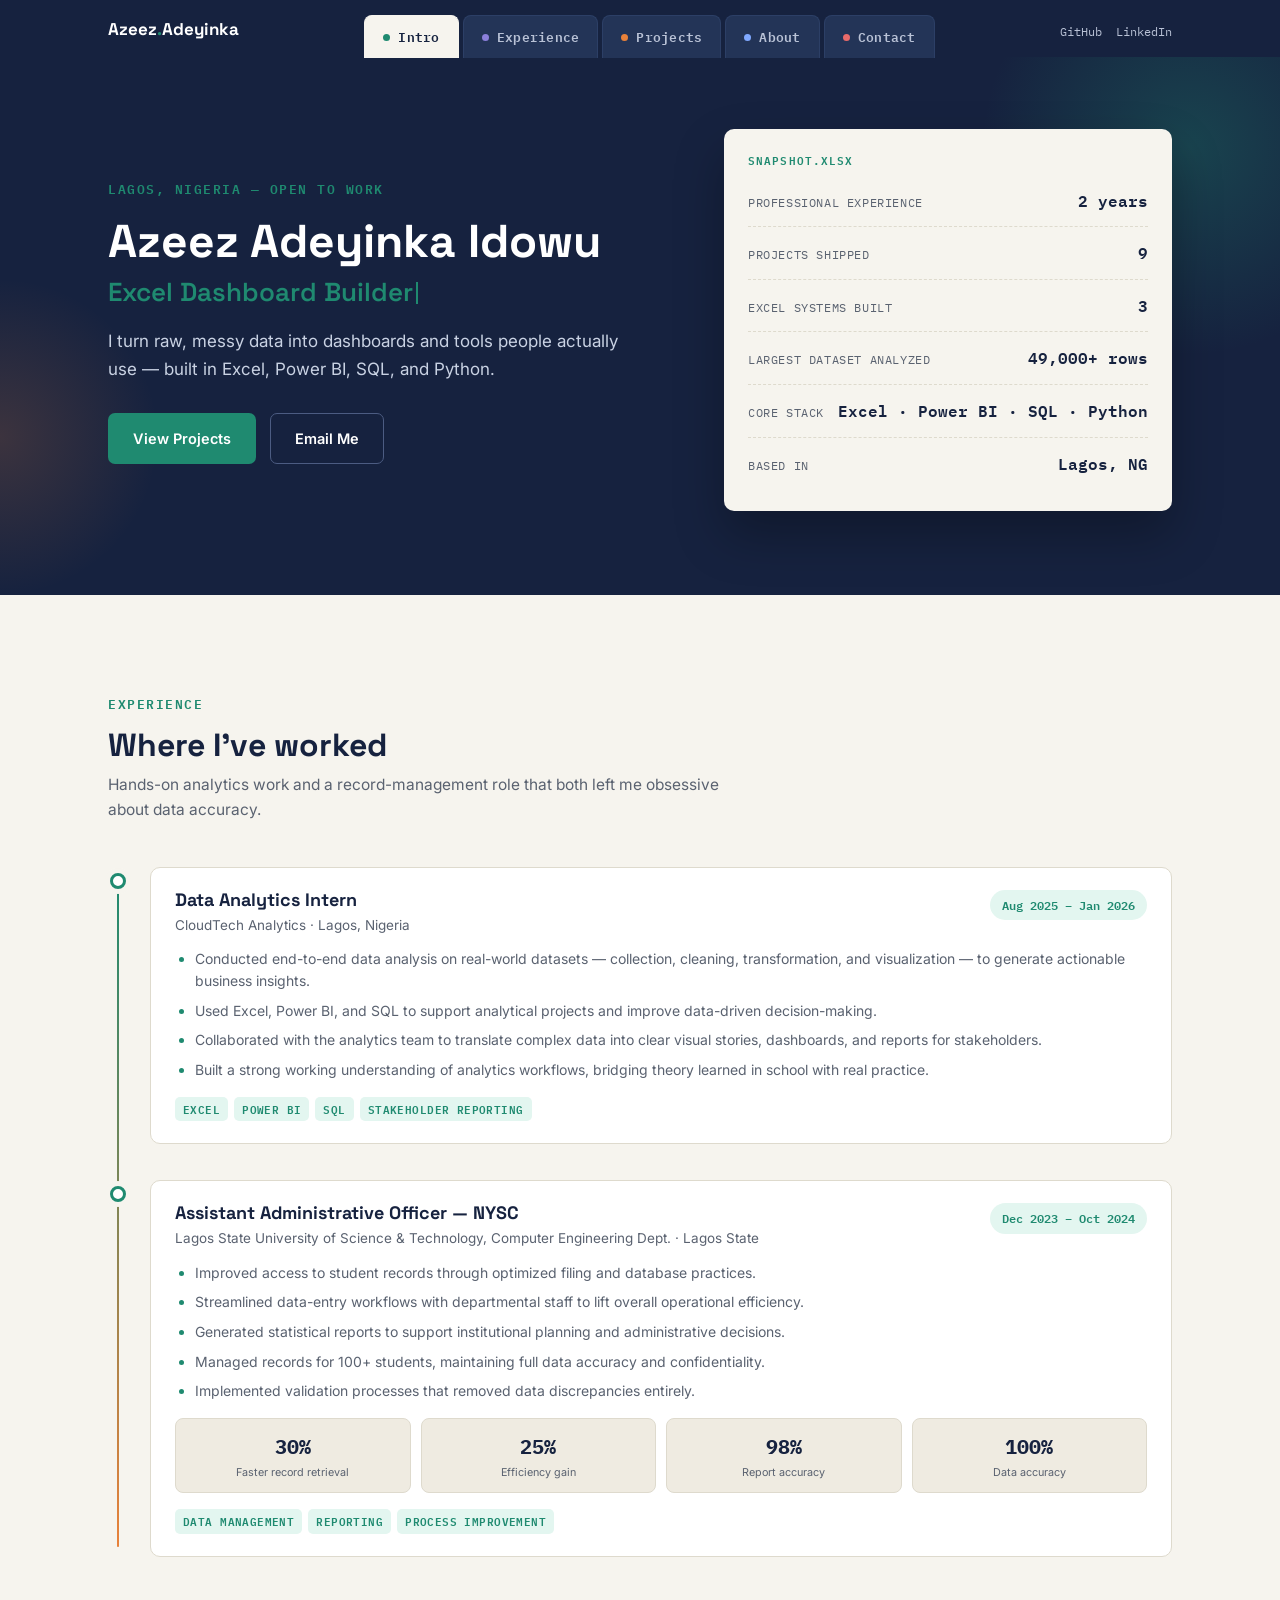
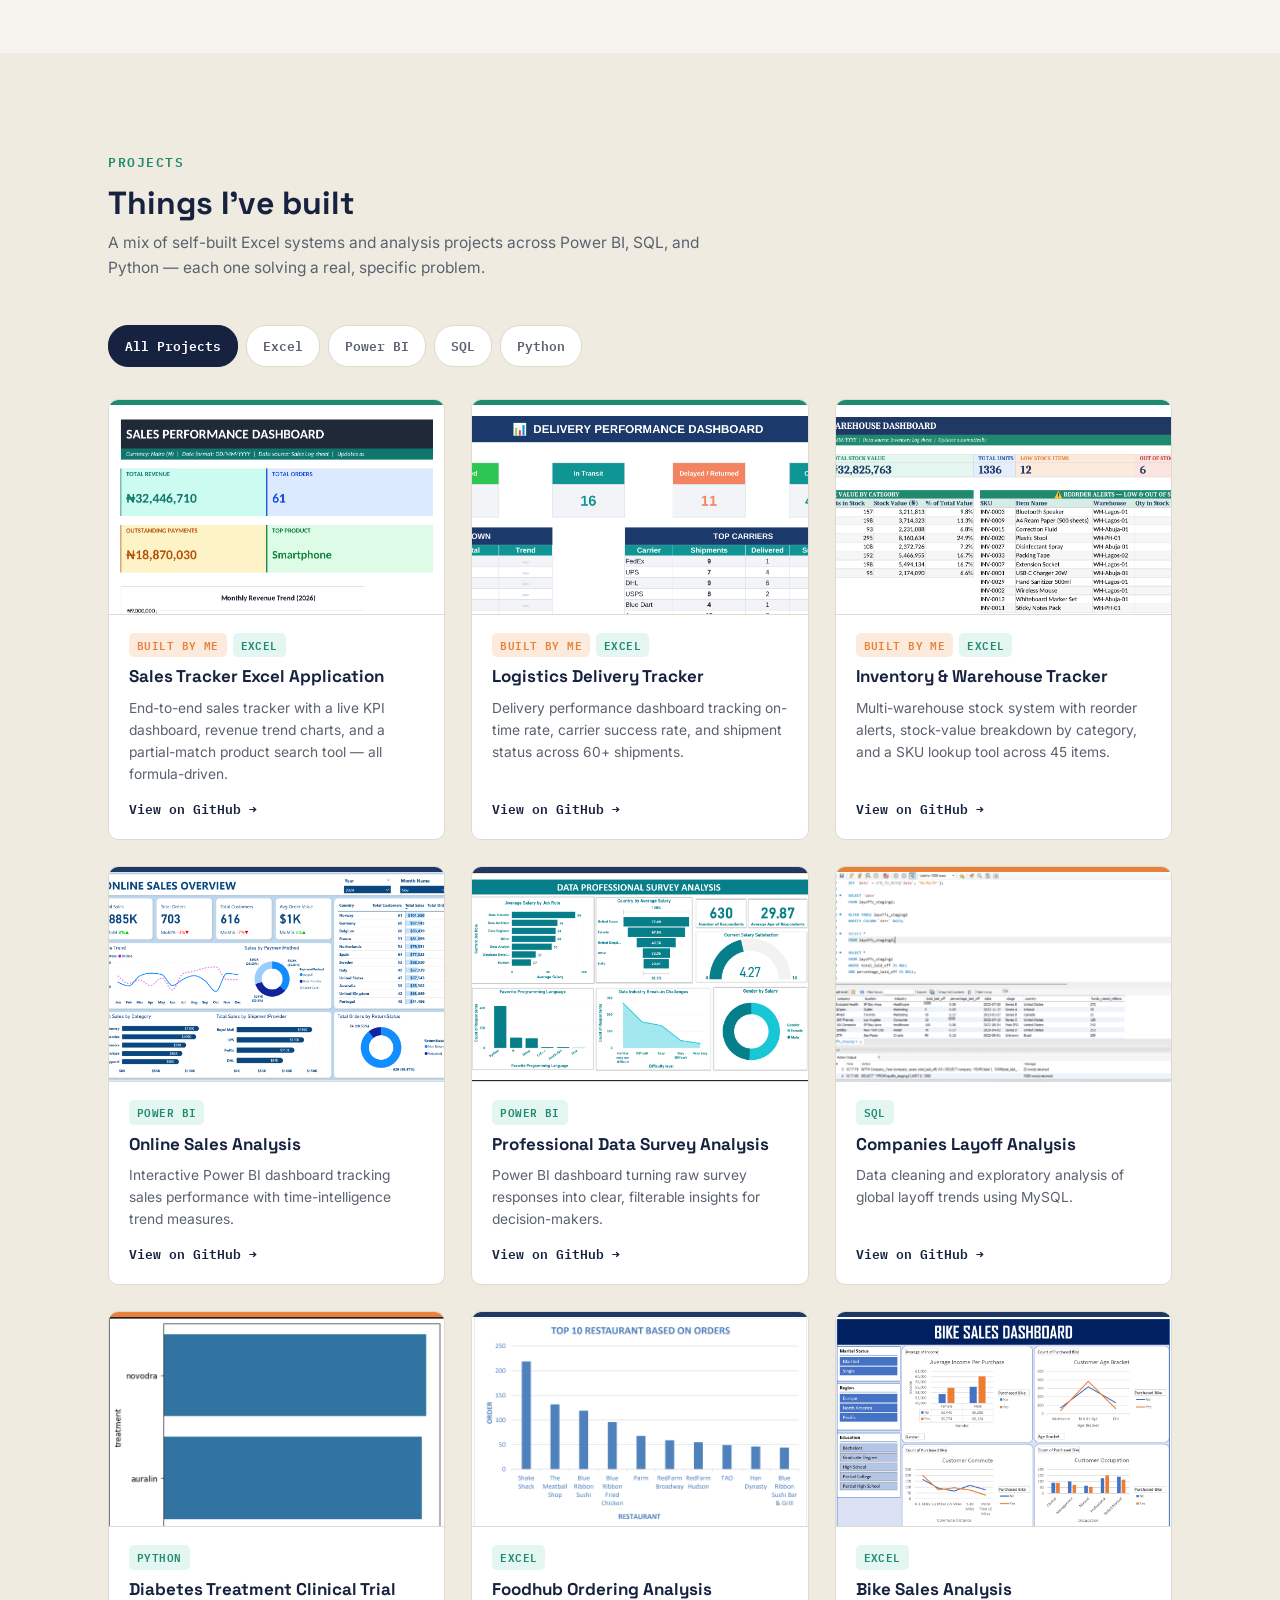
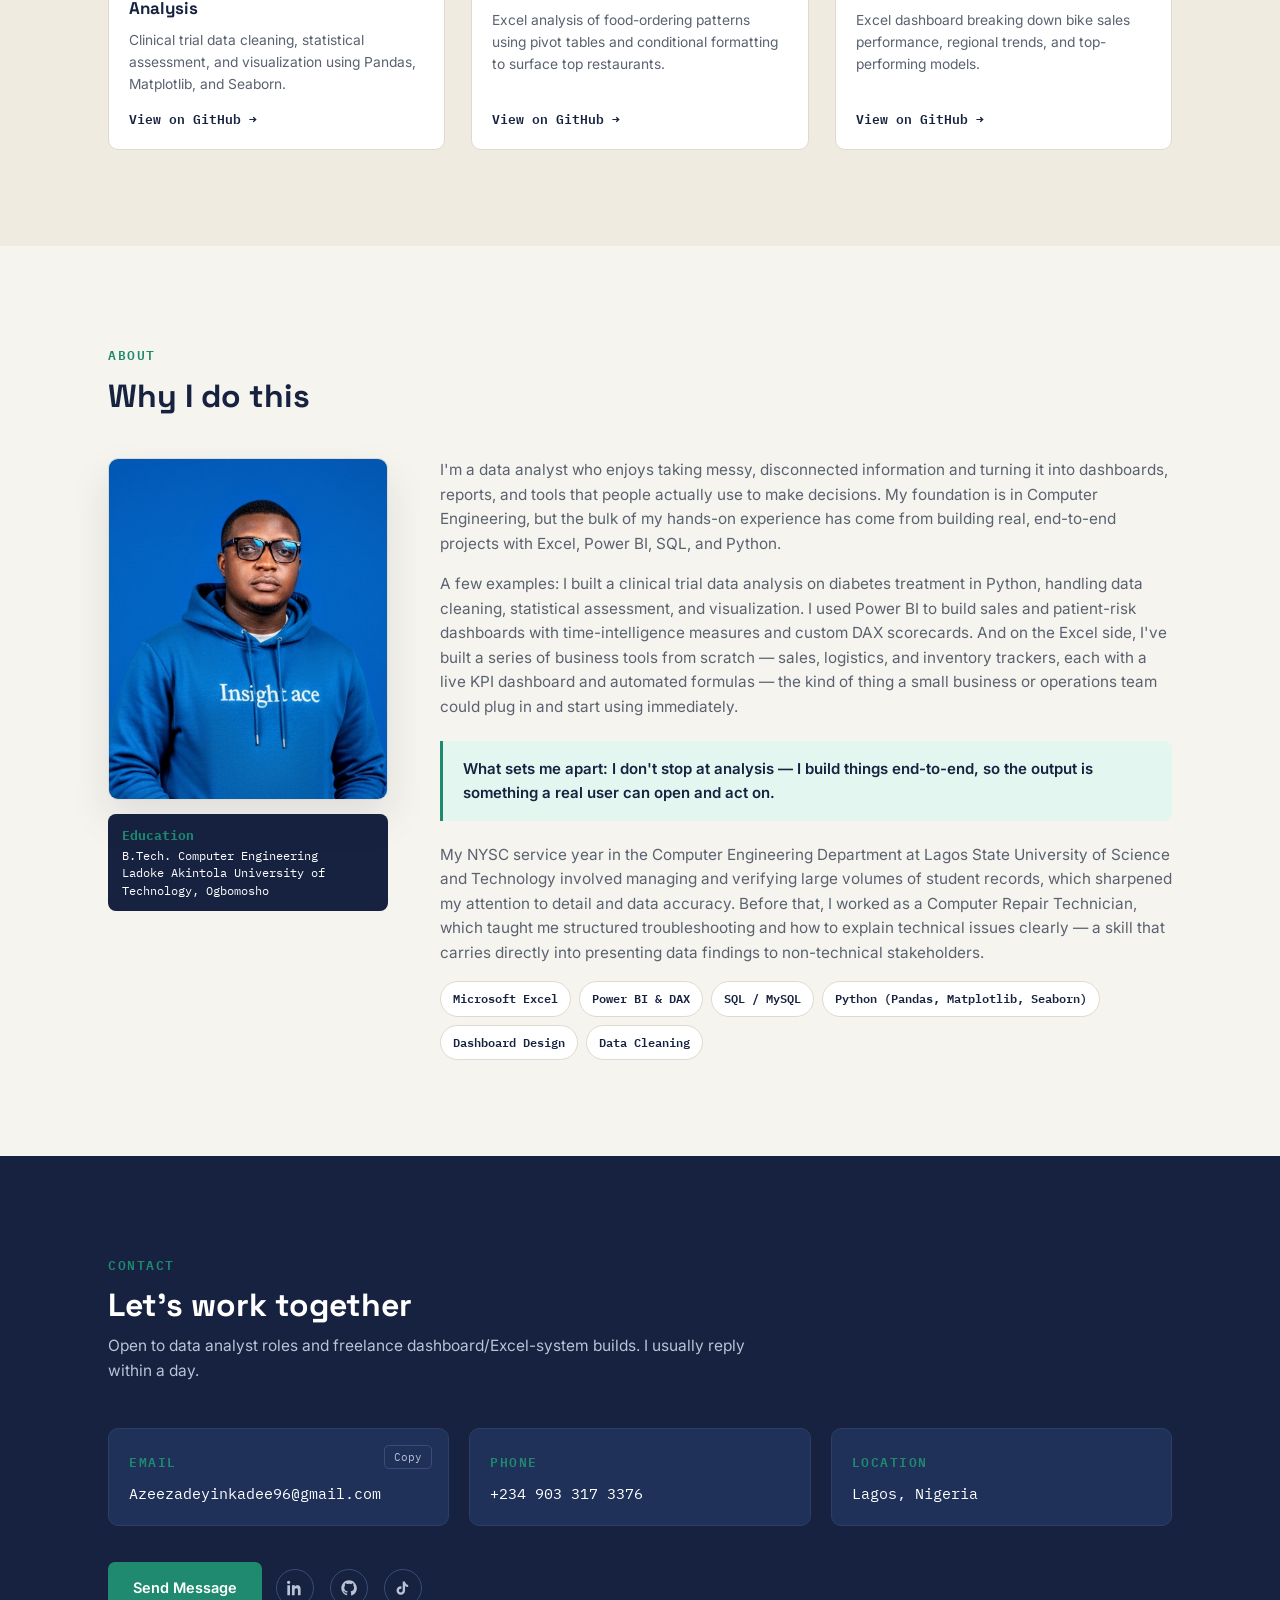
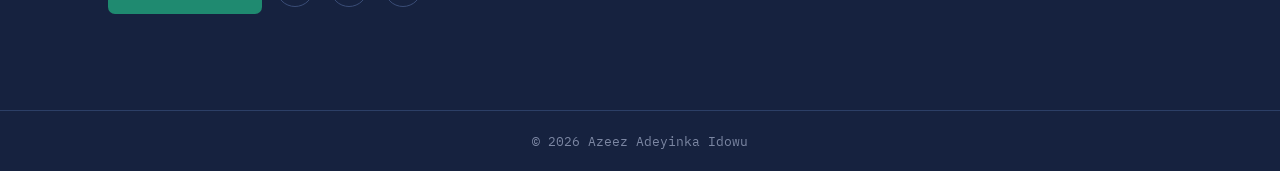
<file: index.html>
<!DOCTYPE html>
<html lang="en">
<head>
<meta charset="utf-8" />
<title>Azeez Adeyinka Idowu — Data Analyst</title>
<meta name="viewport" content="width=device-width, initial-scale=1" />
<meta name="description" content="Azeez Adeyinka Idowu — Data Analyst in Lagos, Nigeria. Excel dashboards, Power BI reports, SQL and Python analysis." />
<link rel="preconnect" href="https://fonts.googleapis.com">
<link rel="preconnect" href="https://fonts.gstatic.com" crossorigin>
<link href="https://fonts.googleapis.com/css2?family=Space+Grotesk:wght@500;600;700&family=Inter:wght@400;500;600;700&family=IBM+Plex+Mono:wght@500;600&display=swap" rel="stylesheet">
<link rel="stylesheet" href="assets/css/main.css" />
</head>
<body>

<div class="progress-bar"></div>

<div class="navbar">
  <div class="navbar-inner">
    <div class="brand">Azeez<span>.</span>Adeyinka</div>
    <nav class="tabs">
      <a href="#top" class="active"><span class="dot" style="background:var(--teal)"></span>Intro</a>
      <a href="#experience"><span class="dot" style="background:#8B7FDB"></span>Experience</a>
      <a href="#portfolio"><span class="dot" style="background:var(--amber)"></span>Projects</a>
      <a href="#about"><span class="dot" style="background:#7FA8FF"></span>About</a>
      <a href="#contact"><span class="dot" style="background:#E86A6A"></span>Contact</a>
    </nav>
    <div class="navbar-social">
      <a href="https://github.com/AzeezAdeyinka?tab=repositories" target="_blank" rel="noopener">GitHub</a>
      <a href="https://www.linkedin.com/in/azeez-adeyinka-idowu/" target="_blank" rel="noopener">LinkedIn</a>
    </div>
  </div>
</div>

<!-- HERO -->
<section id="top" class="hero">
  <div class="blob"></div>
  <div class="blob two"></div>
  <div class="wrap hero-grid">
    <div>
      <span class="eyebrow">Lagos, Nigeria — Open to work</span>
      <h1>Azeez Adeyinka Idowu<span class="role"><span data-role-cycle>Data Analyst</span><span class="cursor"></span></span></h1>
      <p class="lead">I turn raw, messy data into dashboards and tools people actually use — built in Excel, Power BI, SQL, and Python.</p>
      <div class="hero-ctas">
        <a href="#portfolio" class="btn btn-primary">View Projects</a>
        <a href="mailto:Azeezadeyinkadee96@gmail.com" class="btn btn-ghost">Email Me</a>
      </div>
    </div>
    <div class="stat-card">
      <div class="stat-head">Snapshot.xlsx</div>
      <div class="stat-row"><span class="stat-label">Professional experience</span><span class="stat-value" data-count="2" data-suffix=" years">0</span></div>
      <div class="stat-row"><span class="stat-label">Projects shipped</span><span class="stat-value" data-count="9">0</span></div>
      <div class="stat-row"><span class="stat-label">Excel systems built</span><span class="stat-value" data-count="3">0</span></div>
      <div class="stat-row"><span class="stat-label">Largest dataset analyzed</span><span class="stat-value" data-count="49000" data-suffix="+ rows">0</span></div>
      <div class="stat-row"><span class="stat-label">Core stack</span><span class="stat-value">Excel · Power BI · SQL · Python</span></div>
      <div class="stat-row"><span class="stat-label">Based in</span><span class="stat-value">Lagos, NG</span></div>
    </div>
  </div>
</section>

<!-- EXPERIENCE -->
<section id="experience">
  <div class="wrap">
    <div class="sec-head reveal">
      <span class="eyebrow">Experience</span>
      <h2>Where I've worked</h2>
      <p>Hands-on analytics work and a record-management role that both left me obsessive about data accuracy.</p>
    </div>

    <div class="timeline">
      <div class="timeline-rail"><div class="timeline-rail-fill"></div></div>

      <div class="timeline-item reveal" data-delay="0">
        <span class="timeline-dot"></span>
        <div class="exp-card">
          <div class="exp-top">
            <div>
              <h3>Data Analytics Intern</h3>
              <div class="exp-meta">CloudTech Analytics · Lagos, Nigeria</div>
            </div>
            <span class="exp-date">Aug 2025 – Jan 2026</span>
          </div>
          <ul class="exp-bullets">
            <li>Conducted end-to-end data analysis on real-world datasets — collection, cleaning, transformation, and visualization — to generate actionable business insights.</li>
            <li>Used Excel, Power BI, and SQL to support analytical projects and improve data-driven decision-making.</li>
            <li>Collaborated with the analytics team to translate complex data into clear visual stories, dashboards, and reports for stakeholders.</li>
            <li>Built a strong working understanding of analytics workflows, bridging theory learned in school with real practice.</li>
          </ul>
          <div class="exp-tags"><span>Excel</span><span>Power BI</span><span>SQL</span><span>Stakeholder Reporting</span></div>
        </div>
      </div>

      <div class="timeline-item reveal" data-delay="140">
        <span class="timeline-dot"></span>
        <div class="exp-card">
          <div class="exp-top">
            <div>
              <h3>Assistant Administrative Officer — NYSC</h3>
              <div class="exp-meta">Lagos State University of Science &amp; Technology, Computer Engineering Dept. · Lagos State</div>
            </div>
            <span class="exp-date">Dec 2023 – Oct 2024</span>
          </div>
          <ul class="exp-bullets">
            <li>Improved access to student records through optimized filing and database practices.</li>
            <li>Streamlined data-entry workflows with departmental staff to lift overall operational efficiency.</li>
            <li>Generated statistical reports to support institutional planning and administrative decisions.</li>
            <li>Managed records for 100+ students, maintaining full data accuracy and confidentiality.</li>
            <li>Implemented validation processes that removed data discrepancies entirely.</li>
          </ul>
          <div class="exp-impact">
            <div class="impact-chip"><span class="impact-num" data-count="30" data-suffix="%">0%</span><span class="impact-label">Faster record retrieval</span></div>
            <div class="impact-chip"><span class="impact-num" data-count="25" data-suffix="%">0%</span><span class="impact-label">Efficiency gain</span></div>
            <div class="impact-chip"><span class="impact-num" data-count="98" data-suffix="%">0%</span><span class="impact-label">Report accuracy</span></div>
            <div class="impact-chip"><span class="impact-num" data-count="100" data-suffix="%">0%</span><span class="impact-label">Data accuracy</span></div>
          </div>
          <div class="exp-tags"><span>Data Management</span><span>Reporting</span><span>Process Improvement</span></div>
        </div>
      </div>
    </div>
  </div>
</section>

<!-- PORTFOLIO -->
<section id="portfolio">
  <div class="wrap">
    <div class="sec-head reveal">
      <span class="eyebrow">Projects</span>
      <h2>Things I've built</h2>
      <p>A mix of self-built Excel systems and analysis projects across Power BI, SQL, and Python — each one solving a real, specific problem.</p>
    </div>

    <div class="filters reveal">
      <button type="button" class="filter-btn active" data-filter="all" aria-pressed="true">All Projects</button>
      <button type="button" class="filter-btn" data-filter="excel" aria-pressed="false">Excel</button>
      <button type="button" class="filter-btn" data-filter="powerbi" aria-pressed="false">Power BI</button>
      <button type="button" class="filter-btn" data-filter="sql" aria-pressed="false">SQL</button>
      <button type="button" class="filter-btn" data-filter="python" aria-pressed="false">Python</button>
    </div>

    <div class="project-grid">

      <!-- Sales Tracker -->
      <article class="pcard reveal" data-tags="excel" data-delay="0">
        <div class="bar teal"></div>
        <div class="shot"><img src="images/Sales Tracker Excel Application.png" alt="Sales Tracker Excel Application dashboard" loading="lazy"></div>
        <div class="body">
          <div class="tags"><span class="tag built">Built by me</span><span class="tag">Excel</span></div>
          <h3>Sales Tracker Excel Application</h3>
          <p>End-to-end sales tracker with a live KPI dashboard, revenue trend charts, and a partial-match product search tool — all formula-driven.</p>
          <a class="link" href="https://github.com/AzeezAdeyinka/Sales-Tracker-/tree/main" target="_blank" rel="noopener">View on GitHub →</a>
        </div>
      </article>

      <!-- Logistics Tracker -->
      <article class="pcard reveal" data-tags="excel" data-delay="60">
        <div class="bar teal"></div>
        <div class="shot"><img src="images/Logistics Delivery Tracker.png" alt="Logistics Delivery Tracker dashboard" loading="lazy"></div>
        <div class="body">
          <div class="tags"><span class="tag built">Built by me</span><span class="tag">Excel</span></div>
          <h3>Logistics Delivery Tracker</h3>
          <p>Delivery performance dashboard tracking on-time rate, carrier success rate, and shipment status across 60+ shipments.</p>
          <a class="link" href="https://github.com/AzeezAdeyinka/Logistic-Delivery-Tracker/tree/main" target="_blank" rel="noopener">View on GitHub →</a>
        </div>
      </article>

      <!-- Inventory Tracker -->
      <article class="pcard reveal" data-tags="excel" data-delay="120">
        <div class="bar teal"></div>
        <div class="shot"><img src="images/Inventory Warehouse Tracker.png" alt="Inventory and Warehouse Tracker dashboard" loading="lazy"></div>
        <div class="body">
          <div class="tags"><span class="tag built">Built by me</span><span class="tag">Excel</span></div>
          <h3>Inventory &amp; Warehouse Tracker</h3>
          <p>Multi-warehouse stock system with reorder alerts, stock-value breakdown by category, and a SKU lookup tool across 45 items.</p>
          <a class="link" href="https://github.com/AzeezAdeyinka/Inventory-Warehouse-Management-Tracker/tree/main" target="_blank" rel="noopener">View on GitHub →</a>
        </div>
      </article>

      <!-- Online Sales Analysis -->
      <article class="pcard reveal" data-tags="powerbi" data-delay="0">
        <div class="bar navy"></div>
        <div class="shot"><img src="images/online sales dashboard.png" alt="Online Sales Analysis dashboard" loading="lazy"></div>
        <div class="body">
          <div class="tags"><span class="tag">Power BI</span></div>
          <h3>Online Sales Analysis</h3>
          <p>Interactive Power BI dashboard tracking sales performance with time-intelligence trend measures.</p>
          <a class="link" href="https://github.com/AzeezAdeyinka/Online-Sales-Analysis" target="_blank" rel="noopener">View on GitHub →</a>
        </div>
      </article>

      <!-- Survey Analysis -->
      <article class="pcard reveal" data-tags="powerbi" data-delay="60">
        <div class="bar navy"></div>
        <div class="shot"><img src="images/survey dashboard.png" alt="Professional Data Survey Analysis dashboard" loading="lazy"></div>
        <div class="body">
          <div class="tags"><span class="tag">Power BI</span></div>
          <h3>Professional Data Survey Analysis</h3>
          <p>Power BI dashboard turning raw survey responses into clear, filterable insights for decision-makers.</p>
          <a class="link" href="https://github.com/AzeezAdeyinka/Professional-Data-Survey-Analysis" target="_blank" rel="noopener">View on GitHub →</a>
        </div>
      </article>

      <!-- Layoff Analysis -->
      <article class="pcard reveal" data-tags="sql" data-delay="120">
        <div class="bar amber"></div>
        <div class="shot"><img src="images/Laysoff data cleaning.png" alt="Companies Layoff Analysis" loading="lazy"></div>
        <div class="body">
          <div class="tags"><span class="tag">SQL</span></div>
          <h3>Companies Layoff Analysis</h3>
          <p>Data cleaning and exploratory analysis of global layoff trends using MySQL.</p>
          <a class="link" href="https://github.com/AzeezAdeyinka/Companies-Layoff-Analysis" target="_blank" rel="noopener">View on GitHub →</a>
        </div>
      </article>

      <!-- Diabetes Clinical Trial -->
      <article class="pcard reveal" data-tags="python" data-delay="0">
        <div class="bar amber"></div>
        <div class="shot"><img src="images/Treatments.png" alt="Diabetes Treatment Clinical Trial data analysis" loading="lazy"></div>
        <div class="body">
          <div class="tags"><span class="tag">Python</span></div>
          <h3>Diabetes Treatment Clinical Trial Analysis</h3>
          <p>Clinical trial data cleaning, statistical assessment, and visualization using Pandas, Matplotlib, and Seaborn.</p>
          <a class="link" href="https://github.com/AzeezAdeyinka/Diabetes-Treatment-Clinical-Trial-data-analysis" target="_blank" rel="noopener">View on GitHub →</a>
        </div>
      </article>

      <!-- Foodhub -->
      <article class="pcard reveal" data-tags="excel" data-delay="60">
        <div class="bar navy"></div>
        <div class="shot"><img src="images/Top 10 restaurant based on order.png" alt="Foodhub Ordering Analysis" loading="lazy"></div>
        <div class="body">
          <div class="tags"><span class="tag">Excel</span></div>
          <h3>Foodhub Ordering Analysis</h3>
          <p>Excel analysis of food-ordering patterns using pivot tables and conditional formatting to surface top restaurants.</p>
          <a class="link" href="https://github.com/AzeezAdeyinka/FoodHub-Ordering-Analysis" target="_blank" rel="noopener">View on GitHub →</a>
        </div>
      </article>

      <!-- Bike Sales -->
      <article class="pcard reveal" data-tags="excel" data-delay="120">
        <div class="bar navy"></div>
        <div class="shot"><img src="images/Bike sales dashboard.png" alt="Bike Sales Analysis dashboard" loading="lazy"></div>
        <div class="body">
          <div class="tags"><span class="tag">Excel</span></div>
          <h3>Bike Sales Analysis</h3>
          <p>Excel dashboard breaking down bike sales performance, regional trends, and top-performing models.</p>
          <a class="link" href="https://github.com/AzeezAdeyinka/Bike-Sales-Analysis" target="_blank" rel="noopener">View on GitHub →</a>
        </div>
      </article>

    </div>
  </div>
</section>

<!-- ABOUT -->
<section id="about">
  <div class="wrap">
    <div class="sec-head reveal">
      <span class="eyebrow">About</span>
      <h2>Why I do this</h2>
    </div>
    <div class="about-grid">
      <div class="reveal">
        <div class="photo-frame"><img src="images/profile picture.jpeg" alt="Azeez Adeyinka Idowu"></div>
        <div class="edu-chip">
          <b>Education</b>
          B.Tech. Computer Engineering<br>
          Ladoke Akintola University of Technology, Ogbomosho
        </div>
      </div>
      <div class="about-body reveal" data-delay="100">
        <p>I'm a data analyst who enjoys taking messy, disconnected information and turning it into dashboards, reports, and tools that people actually use to make decisions. My foundation is in Computer Engineering, but the bulk of my hands-on experience has come from building real, end-to-end projects with Excel, Power BI, SQL, and Python.</p>
        <p>A few examples: I built a clinical trial data analysis on diabetes treatment in Python, handling data cleaning, statistical assessment, and visualization. I used Power BI to build sales and patient-risk dashboards with time-intelligence measures and custom DAX scorecards. And on the Excel side, I've built a series of business tools from scratch — sales, logistics, and inventory trackers, each with a live KPI dashboard and automated formulas — the kind of thing a small business or operations team could plug in and start using immediately.</p>
        <div class="pullquote">What sets me apart: I don't stop at analysis — I build things end-to-end, so the output is something a real user can open and act on.</div>
        <p>My NYSC service year in the Computer Engineering Department at Lagos State University of Science and Technology involved managing and verifying large volumes of student records, which sharpened my attention to detail and data accuracy. Before that, I worked as a Computer Repair Technician, which taught me structured troubleshooting and how to explain technical issues clearly — a skill that carries directly into presenting data findings to non-technical stakeholders.</p>
        <div class="skill-tags">
          <span>Microsoft Excel</span><span>Power BI &amp; DAX</span><span>SQL / MySQL</span>
          <span>Python (Pandas, Matplotlib, Seaborn)</span><span>Dashboard Design</span><span>Data Cleaning</span>
        </div>
      </div>
    </div>
  </div>
</section>

<!-- CONTACT -->
<section id="contact">
  <div class="wrap">
    <div class="sec-head reveal">
      <span class="eyebrow">Contact</span>
      <h2>Let's work together</h2>
      <p>Open to data analyst roles and freelance dashboard/Excel-system builds. I usually reply within a day.</p>
    </div>
    <div class="contact-grid">
      <div class="contact-card reveal" data-delay="0">
        <span class="eyebrow">Email</span>
        <div class="val">Azeezadeyinkadee96@gmail.com</div>
        <button type="button" class="copy-btn" data-email="Azeezadeyinkadee96@gmail.com" aria-label="Copy email address">Copy</button>
      </div>
      <div class="contact-card reveal" data-delay="60"><span class="eyebrow">Phone</span><div class="val">+234 903 317 3376</div></div>
      <div class="contact-card reveal" data-delay="120"><span class="eyebrow">Location</span><div class="val">Lagos, Nigeria</div></div>
    </div>
    <div class="contact-actions reveal">
      <a href="mailto:Azeezadeyinkadee96@gmail.com" class="btn btn-primary">Send Message</a>
      <div class="social-row">
        <a href="https://www.linkedin.com/in/azeez-adeyinka-idowu/" target="_blank" rel="noopener" title="LinkedIn" aria-label="LinkedIn">
          <svg viewBox="0 0 24 24"><path d="M4.98 3.5C4.98 4.88 3.87 6 2.5 6S0 4.88 0 3.5 1.12 1 2.5 1s2.48 1.12 2.48 2.5zM.5 8h4V23h-4V8zm7.5 0h3.8v2.05h.05c.53-1 1.83-2.05 3.77-2.05 4.03 0 4.78 2.65 4.78 6.1V23h-4v-6.9c0-1.65-.03-3.77-2.3-3.77-2.3 0-2.66 1.8-2.66 3.65V23h-4V8z"/></svg>
        </a>
        <a href="https://github.com/AzeezAdeyinka?tab=repositories" target="_blank" rel="noopener" title="GitHub" aria-label="GitHub">
          <svg viewBox="0 0 24 24"><path d="M12 .5C5.7.5.5 5.7.5 12c0 5.1 3.3 9.4 7.9 11 .6.1.8-.3.8-.6v-2.2c-3.2.7-3.9-1.4-3.9-1.4-.5-1.3-1.3-1.7-1.3-1.7-1.1-.7.1-.7.1-.7 1.2.1 1.8 1.2 1.8 1.2 1 1.8 2.8 1.3 3.5 1 .1-.8.4-1.3.8-1.6-2.6-.3-5.3-1.3-5.3-5.8 0-1.3.5-2.3 1.2-3.1-.1-.3-.5-1.5.1-3.2 0 0 1-.3 3.3 1.2A11.4 11.4 0 0 1 12 5.8c1 0 2 .1 3 .4 2.3-1.5 3.3-1.2 3.3-1.2.6 1.7.2 2.9.1 3.2.8.8 1.2 1.8 1.2 3.1 0 4.5-2.7 5.5-5.3 5.8.4.4.8 1.1.8 2.2v3.3c0 .3.2.7.8.6 4.6-1.6 7.9-5.9 7.9-11C23.5 5.7 18.3.5 12 .5z"/></svg>
        </a>
        <a href="https://www.tiktok.com/@official_deecruzzy?_t=ZM-8vbvISkaYoX&_r=1" target="_blank" rel="noopener" title="TikTok" aria-label="TikTok">
          <svg viewBox="0 0 24 24"><path d="M16.6 5.8c-1-.9-1.6-2.2-1.6-3.6h-3.4v13.7c0 1.6-1.3 2.9-2.9 2.9s-2.9-1.3-2.9-2.9 1.3-2.9 2.9-2.9c.3 0 .6 0 .9.1v-3.5c-.3 0-.6-.1-.9-.1-3.5 0-6.4 2.9-6.4 6.4s2.9 6.4 6.4 6.4 6.4-2.9 6.4-6.4V9.1c1.3.9 2.9 1.5 4.6 1.5V7.2c-1 0-1.9-.4-2.6-.9-.2-.2-.4-.3-.5-.5z"/></svg>
        </a>
      </div>
    </div>
  </div>
</section>

<footer><p>© 2026 Azeez Adeyinka Idowu</p></footer>

<button type="button" class="to-top" aria-label="Back to top">
  <svg viewBox="0 0 24 24"><path d="M12 4l-8 8h5v8h6v-8h5z"/></svg>
</button>
<div class="toast" role="status" aria-live="polite"></div>

<script src="assets/js/main.js"></script>
</body>
</html>
</file>
<file: assets/css/main.css>
/* =========================================================
   Azeez Adeyinka Idowu — Portfolio
   Design tokens
   ========================================================= */
:root{
  --navy:#16223F;
  --navy-2:#1F3864;
  --teal:#1F8A70;
  --teal-light:#E3F6F0;
  --amber:#E8813A;
  --amber-light:#FCEBDD;
  --paper:#F6F4EE;
  --paper-2:#EFEBE1;
  --ink:#1D2129;
  --ink-soft:#5A6270;
  --line:#DEDACD;
  --white:#FFFFFF;
  --radius:10px;
  --display: 'Space Grotesk', sans-serif;
  --body: 'Inter', sans-serif;
  --mono: 'IBM Plex Mono', monospace;
  --ease: cubic-bezier(.22,.9,.32,1);
}
*{box-sizing:border-box;}
html{scroll-behavior:smooth;}
body{
  margin:0; background:var(--paper); color:var(--ink);
  font-family:var(--body); line-height:1.6; font-size:16px;
  -webkit-font-smoothing:antialiased;
}
a{color:inherit; text-decoration:none;}
img{max-width:100%; display:block;}
h1,h2,h3,h4{font-family:var(--display); margin:0; color:var(--navy); line-height:1.15;}
.eyebrow{
  font-family:var(--mono); font-size:12.5px; letter-spacing:.12em; text-transform:uppercase;
  color:var(--teal); font-weight:600;
}
.wrap{max-width:1120px; margin:0 auto; padding:0 28px;}
section{padding:96px 0; scroll-margin-top:100px;}
@media (max-width:900px){
  section{scroll-margin-top:120px;}
}
@media (max-width:760px){
  section{padding:64px 0; scroll-margin-top:132px;}
}
@media (max-width:420px){
  .wrap{padding:0 20px;}
}
.btn{
  display:inline-flex; align-items:center; gap:8px; font-family:var(--body); font-weight:600;
  font-size:14.5px; padding:13px 24px; border-radius:7px; border:1.5px solid transparent; cursor:pointer;
  transition:transform .2s var(--ease), background .2s ease, box-shadow .2s ease, border-color .2s ease;
}
.btn:active{transform:translateY(1px) scale(.98);}
.btn-primary{background:var(--teal); color:var(--white);}
.btn-primary:hover{background:#186f5b; box-shadow:0 10px 24px rgba(31,138,112,.35); transform:translateY(-2px);}
.btn-ghost{border-color:var(--navy); color:var(--navy);}
.btn-ghost:hover{background:var(--navy); color:var(--white); transform:translateY(-2px);}

/* ---------- Scroll progress bar ---------- */
.progress-bar{
  position:fixed; top:0; left:0; height:3px; width:0%; z-index:80;
  background:linear-gradient(90deg, var(--teal), var(--amber));
  transition:width .1s linear;
}

/* ---------- Sheet-tab navigation ---------- */
.navbar{
  position:sticky; top:0; z-index:50; background:var(--navy);
  padding-top:14px;
}
.navbar-inner{max-width:1120px; margin:0 auto; padding:0 28px; display:flex; align-items:flex-end; justify-content:space-between; gap:24px;}
.brand{
  font-family:var(--display); color:var(--white); font-weight:700; font-size:17px;
  padding-bottom:14px; white-space:nowrap;
}
.brand span{color:var(--teal);}
.tabs{display:flex; gap:4px; flex-wrap:wrap;}
.tabs a{
  font-family:var(--mono); font-size:13px; font-weight:600; color:#B9C2D6;
  background:#233457; padding:11px 18px 10px; border-radius:8px 8px 0 0;
  display:flex; align-items:center; gap:8px; letter-spacing:.02em;
  border:1px solid #2C3F66; border-bottom:none; position:relative; top:1px;
  transition:background .2s ease, color .2s ease;
}
.tabs a .dot{width:7px; height:7px; border-radius:50%; display:inline-block; transition:transform .2s ease;}
.tabs a:hover{color:var(--white); background:#2A3D63;}
.tabs a:hover .dot{transform:scale(1.3);}
.tabs a.active{background:var(--paper); color:var(--navy); border-color:var(--paper);}
.navbar-social{display:flex; gap:14px; padding-bottom:16px;}
.navbar-social a{color:#B9C2D6; font-family:var(--mono); font-size:12px; transition:color .2s ease;}
.navbar-social a:hover{color:var(--white);}
@media (max-width:760px){
  .navbar-inner{flex-direction:column; align-items:flex-start;}
  .brand{padding-bottom:8px;}
  .tabs{width:100%; overflow-x:auto; flex-wrap:nowrap; -webkit-overflow-scrolling:touch; scrollbar-width:thin; padding-bottom:2px;}
  .tabs a{flex:0 0 auto;}
  .navbar-social{display:none;}
}

/* ---------- Hero ---------- */
.hero{background:var(--navy); color:var(--white); padding:72px 0 84px; position:relative; overflow:hidden;}
.hero .blob{
  position:absolute; right:-120px; top:-120px; width:420px; height:420px; border-radius:50%;
  background:radial-gradient(circle, rgba(31,138,112,.32), transparent 70%);
  animation:drift 10s ease-in-out infinite alternate;
  pointer-events:none;
}
.hero .blob.two{
  right:auto; left:-160px; top:220px; width:320px; height:320px;
  background:radial-gradient(circle, rgba(232,129,58,.18), transparent 70%);
  animation-duration:13s; animation-delay:1.5s;
}
@keyframes drift{
  from{ transform:translate(0,0) scale(1); }
  to{ transform:translate(-30px, 30px) scale(1.08); }
}
.hero-grid{display:grid; grid-template-columns:1.25fr 1fr; gap:56px; align-items:center; position:relative;}
@media (max-width:860px){ .hero-grid{grid-template-columns:1fr;} }
.hero h1{color:var(--white); font-size:46px; margin:14px 0 6px;}
.hero h1 .role{
  color:var(--teal); display:flex; align-items:center; font-size:26px; margin-top:8px; font-weight:600; min-height:34px;
}
@media (max-width:560px){
  .hero h1{font-size:34px;}
  .hero h1 .role{font-size:20px; min-height:26px;}
  .sec-head h2{font-size:26px;}
}
@media (max-width:360px){
  .hero h1{font-size:29px;}
}
.hero h1 .role .cursor{
  display:inline-block; width:2px; height:22px; background:var(--teal); margin-left:3px;
  animation:blink 1s steps(1) infinite;
}
@keyframes blink{ 50%{ opacity:0; } }
.hero p.lead{color:#C9D2E3; font-size:17px; max-width:520px; margin:18px 0 30px;}
.hero-ctas{display:flex; gap:14px; flex-wrap:wrap;}
.hero .btn-ghost{border-color:#4C5C82; color:var(--white);}
.hero .btn-ghost:hover{background:rgba(255,255,255,.08); border-color:var(--white);}

.stat-card{
  background:var(--paper); border-radius:var(--radius); padding:22px 24px;
  box-shadow:0 24px 50px rgba(0,0,0,.28);
  opacity:0; transform:translateY(18px) scale(.98);
  animation:cardIn .7s var(--ease) .2s forwards;
}
@keyframes cardIn{ to{ opacity:1; transform:translateY(0) scale(1); } }
.stat-card .stat-row{
  display:flex; justify-content:space-between; align-items:baseline; gap:12px;
  padding:13px 0; border-bottom:1px dashed var(--line);
}
.stat-card .stat-row:last-child{border-bottom:none;}
.stat-card .stat-label{font-family:var(--mono); font-size:12px; color:var(--ink-soft); text-transform:uppercase; letter-spacing:.05em; flex-shrink:0;}
.stat-card .stat-value{font-family:var(--mono); font-weight:600; font-size:16px; color:var(--navy); text-align:right;}
@media (max-width:400px){
  .stat-card .stat-row{flex-direction:column; align-items:flex-start; gap:4px;}
  .stat-card .stat-value{text-align:left;}
}
.stat-card .stat-head{
  font-family:var(--mono); font-size:11px; letter-spacing:.1em; text-transform:uppercase;
  color:var(--teal); font-weight:600; margin-bottom:6px;
}

/* ---------- Reveal-on-scroll ---------- */
.reveal{opacity:0; transform:translateY(26px); transition:opacity .7s var(--ease), transform .7s var(--ease);}
.reveal.in{opacity:1; transform:translateY(0);}

/* ---------- Section headers ---------- */
.sec-head{margin-bottom:44px; max-width:640px;}
.sec-head h2{font-size:32px; margin-top:10px;}
.sec-head p{color:var(--ink-soft); font-size:15.5px; margin-top:10px;}

/* ---------- Experience timeline ---------- */
#experience{background:var(--paper);}
.timeline{position:relative;}
.timeline-rail{position:absolute; left:9px; top:10px; bottom:10px; width:2px; background:var(--line); border-radius:2px;}
.timeline-rail-fill{
  position:absolute; left:0; top:0; width:100%; height:0%;
  background:linear-gradient(var(--teal), var(--amber)); border-radius:2px;
  transition:height 1.4s var(--ease) .1s;
}
.timeline.in-view .timeline-rail-fill{height:100%;}
.timeline-item{position:relative; padding-left:42px; margin-bottom:36px;}
.timeline-item:last-child{margin-bottom:0;}
.timeline-dot{
  position:absolute; left:2px; top:6px; width:16px; height:16px; border-radius:50%;
  background:var(--white); border:3px solid var(--teal); z-index:2;
  box-shadow:0 0 0 5px var(--paper); transform:scale(.6); opacity:0;
  transition:transform .5s var(--ease) .15s, opacity .5s ease .15s;
}
.timeline-item.reveal.in .timeline-dot{transform:scale(1); opacity:1;}
.exp-card{
  background:var(--white); border:1px solid var(--line); border-radius:var(--radius);
  padding:22px 24px; transition:transform .2s var(--ease), box-shadow .2s var(--ease);
}
.exp-card:hover{transform:translateY(-3px); box-shadow:0 16px 32px rgba(22,34,63,.10);}
.exp-top{display:flex; justify-content:space-between; align-items:flex-start; gap:16px; flex-wrap:wrap; margin-bottom:12px;}
.exp-top h3{font-size:18px;}
.exp-meta{font-size:13.5px; color:var(--ink-soft); margin-top:4px;}
.exp-date{
  font-family:var(--mono); font-size:11.5px; font-weight:600; color:var(--teal);
  background:var(--teal-light); padding:6px 12px; border-radius:20px; white-space:nowrap;
}
.exp-bullets{margin:0 0 16px; padding-left:20px; display:flex; flex-direction:column; gap:8px;}
.exp-bullets li{font-size:14px; color:var(--ink-soft); line-height:1.55;}
.exp-bullets li::marker{color:var(--teal);}
.exp-impact{display:grid; grid-template-columns:repeat(4,1fr); gap:10px; margin-bottom:16px;}
@media (max-width:700px){ .exp-impact{grid-template-columns:repeat(2,1fr);} }
.impact-chip{
  background:var(--paper-2); border:1px solid var(--line); border-radius:8px; padding:12px 10px; text-align:center;
}
.impact-num{display:block; font-family:var(--mono); font-weight:700; font-size:20px; color:var(--navy);}
.impact-label{display:block; font-size:10.8px; color:var(--ink-soft); margin-top:3px; line-height:1.3;}
.exp-tags{display:flex; flex-wrap:wrap; gap:6px;}
.exp-tags span{
  font-family:var(--mono); font-size:10.5px; text-transform:uppercase; letter-spacing:.04em;
  background:var(--teal-light); color:var(--teal); padding:4px 8px; border-radius:5px; font-weight:600;
}

/* ---------- Projects ---------- */
#portfolio{background:var(--paper-2);}
.filters{display:flex; gap:8px; flex-wrap:wrap; margin-bottom:32px;}
.filter-btn{
  font-family:var(--mono); font-size:12.5px; font-weight:600; padding:9px 16px; border-radius:20px;
  border:1.5px solid var(--line); background:var(--white); color:var(--ink-soft); cursor:pointer;
  transition:all .2s ease;
}
.filter-btn:hover{border-color:var(--teal); color:var(--teal);}
.filter-btn.active{background:var(--navy); border-color:var(--navy); color:var(--white);}

.project-grid{display:grid; grid-template-columns:repeat(3,1fr); gap:26px;}
@media (max-width:900px){ .project-grid{grid-template-columns:repeat(2,1fr);} }
@media (max-width:620px){ .project-grid{grid-template-columns:1fr;} }
.pcard{
  background:var(--white); border-radius:var(--radius); overflow:hidden; border:1px solid var(--line);
  display:flex; flex-direction:column; transition:transform .25s var(--ease), box-shadow .25s var(--ease), opacity .3s ease;
}
.pcard:hover{transform:translateY(-6px); box-shadow:0 20px 38px rgba(22,34,63,.14);}
.pcard.hidden-filter{display:none;}
.pcard .bar{height:5px;}
.pcard .bar.navy{background:var(--navy-2);}
.pcard .bar.teal{background:var(--teal);}
.pcard .bar.amber{background:var(--amber);}
.pcard .shot{aspect-ratio:16/10; overflow:hidden; background:#EDEBE3; border-bottom:1px solid var(--line);}
.pcard .shot img{width:100%; height:100%; object-fit:cover; object-position:top; transition:transform .5s var(--ease);}
.pcard:hover .shot img{transform:scale(1.06);}
.pcard .body{padding:18px 20px 20px; display:flex; flex-direction:column; gap:10px; flex:1;}
.pcard .tags{display:flex; gap:6px; flex-wrap:wrap;}
.pcard .tag{
  font-family:var(--mono); font-size:10.5px; text-transform:uppercase; letter-spacing:.04em;
  background:var(--teal-light); color:var(--teal); padding:4px 8px; border-radius:5px; font-weight:600;
}
.pcard .tag.built{background:var(--amber-light); color:var(--amber);}
.pcard h3{font-size:17px;}
.pcard p{font-size:13.8px; color:var(--ink-soft); margin:0; flex:1;}
.pcard .link{
  font-family:var(--mono); font-size:12.5px; font-weight:600; color:var(--navy);
  display:inline-flex; align-items:center; gap:6px; margin-top:4px; transition:gap .2s ease, color .2s ease;
}
.pcard .link:hover{color:var(--teal); gap:10px;}

/* ---------- About ---------- */
.about-grid{display:grid; grid-template-columns:280px 1fr; gap:52px; align-items:start;}
@media (max-width:760px){ .about-grid{grid-template-columns:1fr;} }
.photo-frame{
  border-radius:var(--radius); overflow:hidden; border:1px solid var(--line);
  box-shadow:0 18px 40px rgba(22,34,63,.10); position:relative;
}
.photo-frame img{width:100%; height:340px; object-fit:cover; transition:transform .5s var(--ease);}
.photo-frame:hover img{transform:scale(1.05);}
.edu-chip{
  background:var(--navy); color:var(--white); font-family:var(--mono); font-size:11.5px;
  padding:12px 14px; line-height:1.5; margin-top:14px; border-radius:8px;
}
.edu-chip b{color:var(--teal); display:block; font-size:12.5px; margin-bottom:2px;}
.about-body p{color:var(--ink-soft); font-size:15.3px; margin:0 0 16px;}
.pullquote{
  border-left:3px solid var(--teal); background:var(--teal-light); padding:16px 20px; border-radius:0 8px 8px 0;
  font-family:var(--body); font-weight:600; color:var(--navy); font-size:15px; margin:22px 0;
}
.skill-tags{display:flex; flex-wrap:wrap; gap:8px; margin-top:8px;}
.skill-tags span{
  font-family:var(--mono); font-size:12px; background:var(--white); border:1px solid var(--line);
  padding:7px 12px; border-radius:20px; color:var(--navy); font-weight:600; transition:all .2s ease;
}
.skill-tags span:hover{background:var(--navy); color:var(--white); border-color:var(--navy); transform:translateY(-2px);}

/* ---------- Contact ---------- */
#contact{background:var(--navy); color:var(--white);}
#contact .sec-head h2{color:var(--white);}
#contact .sec-head p{color:#B9C2D6;}
.contact-grid{display:grid; grid-template-columns:repeat(3,1fr); gap:20px; margin-bottom:36px;}
@media (max-width:760px){ .contact-grid{grid-template-columns:1fr;} }
.contact-card{
  background:#1F3059; border:1px solid #2C3F66; border-radius:var(--radius); padding:20px;
  transition:transform .2s ease, border-color .2s ease; position:relative;
}
.contact-card:hover{transform:translateY(-3px); border-color:var(--teal);}
.contact-card .eyebrow{color:var(--teal);}
.contact-card .val{font-family:var(--mono); font-size:14.5px; color:var(--white); margin-top:8px; word-break:break-word;}
.copy-btn{
  position:absolute; top:16px; right:16px; background:none; border:1px solid #3A4D77; color:#B9C2D6;
  font-family:var(--mono); font-size:10.5px; padding:4px 9px; border-radius:5px; cursor:pointer;
  transition:all .2s ease;
}
.copy-btn:hover{border-color:var(--teal); color:var(--white);}
.copy-btn.copied{background:var(--teal); border-color:var(--teal); color:var(--white);}
.contact-actions{display:flex; gap:14px; flex-wrap:wrap; align-items:center;}
.social-row{display:flex; gap:16px;}
.social-row a{
  width:38px; height:38px; border-radius:50%; border:1px solid #3A4D77; display:flex; align-items:center;
  justify-content:center; color:#B9C2D6; transition:all .2s ease;
}
.social-row a svg{width:16px; height:16px; fill:currentColor;}
.social-row a:hover{background:var(--teal); border-color:var(--teal); color:var(--white); transform:translateY(-3px);}

footer{background:var(--navy); border-top:1px solid #2C3F66; padding:20px 0; text-align:center;}
footer p{color:#7C87A3; font-size:12.5px; font-family:var(--mono); margin:0;}

/* ---------- Back to top ---------- */
.to-top{
  position:fixed; right:22px; bottom:22px; width:46px; height:46px; border-radius:50%;
  background:var(--teal); color:var(--white); display:flex; align-items:center; justify-content:center;
  border:none; cursor:pointer; box-shadow:0 10px 24px rgba(0,0,0,.25); z-index:60;
  opacity:0; pointer-events:none; transform:translateY(12px);
  transition:opacity .25s ease, transform .25s ease, background .2s ease;
}
.to-top.show{opacity:1; pointer-events:auto; transform:translateY(0);}
.to-top:hover{background:#186f5b;}
.to-top svg{width:18px; height:18px; fill:var(--white);}

/* ---------- Toast ---------- */
.toast{
  position:fixed; left:50%; bottom:26px; transform:translate(-50%, 16px);
  background:var(--navy); color:var(--white); font-family:var(--mono); font-size:13px;
  padding:11px 20px; border-radius:8px; box-shadow:0 14px 30px rgba(0,0,0,.3);
  opacity:0; pointer-events:none; transition:opacity .25s ease, transform .25s ease; z-index:90;
}
.toast.show{opacity:1; transform:translate(-50%, 0);}

/* ---------- Reduced motion ---------- */
@media (prefers-reduced-motion: reduce){
  html{scroll-behavior:auto;}
  .hero .blob{animation:none;}
  .stat-card{animation:none; opacity:1; transform:none;}
  .reveal{opacity:1; transform:none; transition:none;}
  .hero h1 .role .cursor{animation:none;}
  *{transition-duration:.01ms !important;}
}
</file>
